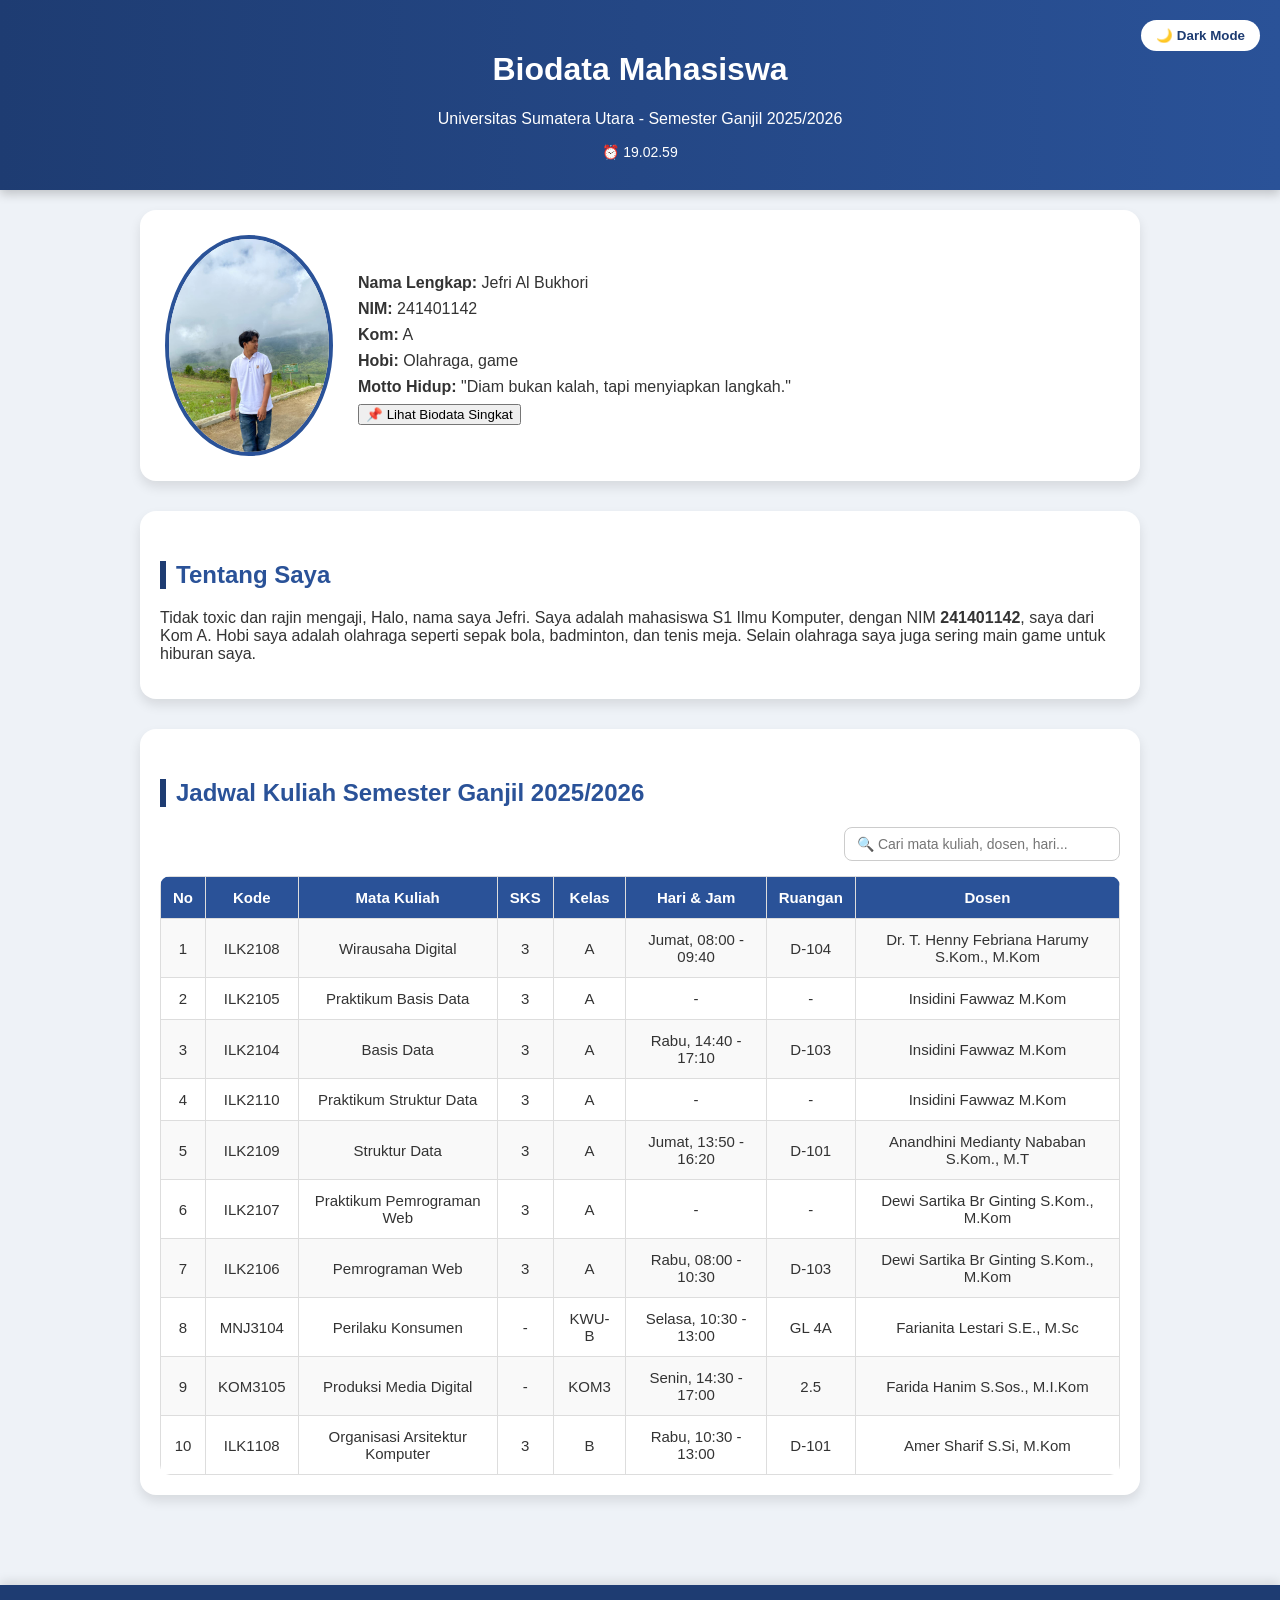
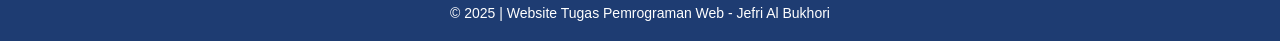
<file: biodata.html>
<!DOCTYPE html>
<html lang="id">
<head>
  <meta charset="UTF-8">
  <title>Biodata Jefri Al Bukhori</title>
  <style>
    body {
      font-family: "Poppins", Arial, sans-serif;
      margin: 0;
      padding: 0;
      background-color: #eef2f7;
      color: #333;
      transition: 0.3s;
    }
    header {
      background: linear-gradient(to right, #1e3c72, #2a5298);
      color: white;
      padding: 30px 20px;
      text-align: center;
      box-shadow: 0 4px 10px rgba(0,0,0,0.2);
      position: relative;
    }
    .toggle-btn {
      position: absolute;
      right: 20px;
      top: 20px;
      background: white;
      color: #1e3c72;
      border: none;
      padding: 8px 15px;
      border-radius: 20px;
      cursor: pointer;
      font-weight: bold;
      transition: 0.3s;
    }
    .toggle-btn:hover {
      background: #ddd;
    }
    .clock {
      font-size: 14px;
      margin-top: 8px;
    }
    .container {
      max-width: 1000px;
      margin: auto;
      padding: 20px;
    }
    .profile {
      display: flex;
      align-items: center;
      background: white;
      padding: 25px;
      border-radius: 16px;
      box-shadow: 0 6px 12px rgba(0,0,0,0.1);
      margin-bottom: 30px;
      transition: 0.3s;
    }
    .profile img {
      width: 160px;
      border-radius: 50%;
      border: 4px solid #2a5298;
      object-fit: cover;
    }
    .profile-info {
      margin-left: 25px;
    }
    .profile-info p {
      margin: 8px 0;
      font-size: 16px;
    }
    h2 {
      color: #2a5298;
      margin-top: 30px;
      border-left: 6px solid #1e3c72;
      padding-left: 10px;
      transition: 0.3s;
    }
    .card {
      background: white;
      padding: 20px;
      border-radius: 16px;
      box-shadow: 0 6px 12px rgba(0,0,0,0.1);
      margin-bottom: 30px;
      transition: 0.3s;
    }
    table {
      border-collapse: collapse;
      width: 100%;
      margin-top: 15px;
      border-radius: 10px;
      overflow: hidden;
    }
    th, td {
      border: 1px solid #ddd;
      padding: 12px;
      text-align: center;
      font-size: 15px;
    }
    th {
      background-color: #2a5298;
      color: white;
    }
    tr:nth-child(even) {
      background-color: #f9f9f9;
    }
    tr:hover {
      background-color: #dce6f9;
      transition: 0.3s;
    }
    tr.active {
      background-color: #ffeb99 !important;
    }
    footer {
      text-align: center;
      background: #1e3c72;
      color: white;
      padding: 20px;
      margin-top: 40px;
      font-size: 14px;
      box-shadow: 0 -4px 10px rgba(0,0,0,0.1);
    }
    .search-box {
      margin-bottom: 15px;
      text-align: right;
    }
    .search-box input {
      padding: 8px 12px;
      border-radius: 8px;
      border: 1px solid #ccc;
      width: 250px;
      font-size: 14px;
    }

    body.dark {
      background-color: #121212;
      color: #f1f1f1;
    }
    body.dark header {
      background: linear-gradient(to right, #000428, #004e92);
    }
    body.dark .toggle-btn {
      background: #222;
      color: #f1f1f1;
    }
    body.dark .profile, 
    body.dark .card {
      background: #1e1e1e;
      color: #f1f1f1;
      box-shadow: 0 6px 12px rgba(255,255,255,0.05);
    }
    body.dark h2 {
      color: #4da6ff;
      border-left: 6px solid #0077ff;
    }
    body.dark th {
      background-color: #004e92;
    }
    body.dark tr:nth-child(even) {
      background-color: #1f1f1f;
    }
    body.dark tr:hover {
      background-color: #333;
    }
    body.dark footer {
      background: #000428;
    }
    body.dark .search-box input {
      background: #222;
      color: #f1f1f1;
      border: 1px solid #555;
    }
  </style>
</head>
<body>
  <header>
    <h1>Biodata Mahasiswa</h1>
    <p>Universitas Sumatera Utara - Semester Ganjil 2025/2026</p>
    <div class="clock" id="clock"></div>
    <button class="toggle-btn" onclick="toggleMode()">🌙 Dark Mode</button>
  </header>

  <div class="container">
    <div class="profile">
      <img src="jefri.jpg" alt="Foto Jefri Al Bukhori">
      <div class="profile-info">
        <p><b>Nama Lengkap:</b> Jefri Al Bukhori</p>
        <p><b>NIM:</b> 241401142</p>
        <p><b>Kom:</b> A</p>
        <p><b>Hobi:</b> Olahraga, game</p>
        <p><b>Motto Hidup:</b> "Diam bukan kalah, tapi menyiapkan langkah."</p>
        <button onclick="showBiodata()">📌 Lihat Biodata Singkat</button>
      </div>
    </div>

    <div class="card">
      <h2>Tentang Saya</h2>
      <p>
        Tidak toxic dan rajin mengaji, Halo, nama saya Jefri. Saya adalah mahasiswa S1 Ilmu Komputer, 
        dengan NIM <b>241401142</b>, saya dari Kom A. Hobi saya adalah olahraga seperti sepak bola, 
        badminton, dan tenis meja. Selain olahraga saya juga sering main game untuk hiburan saya.
      </p>
    </div>

    <div class="card">
      <h2>Jadwal Kuliah Semester Ganjil 2025/2026</h2>
      <div class="search-box">
        <input type="text" id="searchInput" placeholder="🔍 Cari mata kuliah, dosen, hari...">
      </div>
      <table id="jadwal">
        <tr>
          <th>No</th>
          <th>Kode</th>
          <th>Mata Kuliah</th>
          <th>SKS</th>
          <th>Kelas</th>
          <th>Hari & Jam</th>
          <th>Ruangan</th>
          <th>Dosen</th>
        </tr>
        <tr>
          <td>1</td>
          <td>ILK2108</td>
          <td>Wirausaha Digital</td>
          <td>3</td>
          <td>A</td>
          <td>Jumat, 08:00 - 09:40</td>
          <td>D-104</td>
          <td>Dr. T. Henny Febriana Harumy S.Kom., M.Kom</td>
        </tr>
        <tr>
          <td>2</td>
          <td>ILK2105</td>
          <td>Praktikum Basis Data</td>
          <td>3</td>
          <td>A</td>
          <td>-</td>
          <td>-</td>
          <td>Insidini Fawwaz M.Kom</td>
        </tr>
        <tr>
          <td>3</td>
          <td>ILK2104</td>
          <td>Basis Data</td>
          <td>3</td>
          <td>A</td>
          <td>Rabu, 14:40 - 17:10</td>
          <td>D-103</td>
          <td>Insidini Fawwaz M.Kom</td>
        </tr>
        <tr>
          <td>4</td>
          <td>ILK2110</td>
          <td>Praktikum Struktur Data</td>
          <td>3</td>
          <td>A</td>
          <td>-</td>
          <td>-</td>
          <td>Insidini Fawwaz M.Kom</td>
        </tr>
        <tr>
          <td>5</td>
          <td>ILK2109</td>
          <td>Struktur Data</td>
          <td>3</td>
          <td>A</td>
          <td>Jumat, 13:50 - 16:20</td>
          <td>D-101</td>
          <td>Anandhini Medianty Nababan S.Kom., M.T</td>
        </tr>
        <tr>
          <td>6</td>
          <td>ILK2107</td>
          <td>Praktikum Pemrograman Web</td>
          <td>3</td>
          <td>A</td>
          <td>-</td>
          <td>-</td>
          <td>Dewi Sartika Br Ginting S.Kom., M.Kom</td>
        </tr>
        <tr>
          <td>7</td>
          <td>ILK2106</td>
          <td>Pemrograman Web</td>
          <td>3</td>
          <td>A</td>
          <td>Rabu, 08:00 - 10:30</td>
          <td>D-103</td>
          <td>Dewi Sartika Br Ginting S.Kom., M.Kom</td>
        </tr>
        <tr>
          <td>8</td>
          <td>MNJ3104</td>
          <td>Perilaku Konsumen</td>
          <td>-</td>
          <td>KWU-B</td>
          <td>Selasa, 10:30 - 13:00</td>
          <td>GL 4A</td>
          <td>Farianita Lestari S.E., M.Sc</td>
        </tr>
        <tr>
          <td>9</td>
          <td>KOM3105</td>
          <td>Produksi Media Digital</td>
          <td>-</td>
          <td>KOM3</td>
          <td>Senin, 14:30 - 17:00</td>
          <td>2.5</td>
          <td>Farida Hanim S.Sos., M.I.Kom</td>
        </tr>
        <tr>
          <td>10</td>
          <td>ILK1108</td>
          <td>Organisasi Arsitektur Komputer</td>
          <td>3</td>
          <td>B</td>
          <td>Rabu, 10:30 - 13:00</td>
          <td>D-101</td>
          <td>Amer Sharif S.Si, M.Kom</td>
        </tr>
      </table>
    </div>
  </div>

  <footer>
    &copy; 2025 | Website Tugas Pemrograman Web - Jefri Al Bukhori
  </footer>

  <script>

    function toggleMode() {
      document.body.classList.toggle("dark");
      let btn = document.querySelector(".toggle-btn");
      if (document.body.classList.contains("dark")) {
        btn.textContent = "☀️ Light Mode";
      } else {
        btn.textContent = "🌙 Dark Mode";
      }
    }

    function updateClock() {
      let now = new Date();
      let time = now.toLocaleTimeString("id-ID");
      document.getElementById("clock").textContent = "⏰ " + time;
    }
    setInterval(updateClock, 1000);
    updateClock();

    function showBiodata() {
      alert("Nama: Jefri Al Bukhori\nNIM: 241401142\nKom: A\nHobi: Olahraga & Game");
    }

    let rows = document.querySelectorAll("#jadwal tr");
    rows.forEach((row, index) => {
      if (index === 0) return;
      row.addEventListener("click", () => {
        rows.forEach(r => r.classList.remove("active"));
        row.classList.add("active");
      });
    });

    document.getElementById("searchInput").addEventListener("keyup", function () {
      let filter = this.value.toLowerCase();
      let rows = document.querySelectorAll("#jadwal tr");

      rows.forEach((row, index) => {
        if (index === 0) return; 
        let text = row.textContent.toLowerCase();
        if (text.includes(filter)) {
          row.style.display = "";
        } else {
          row.style.display = "none";
        }
      });
    });
  </script>
</body>
</html>
</file>
